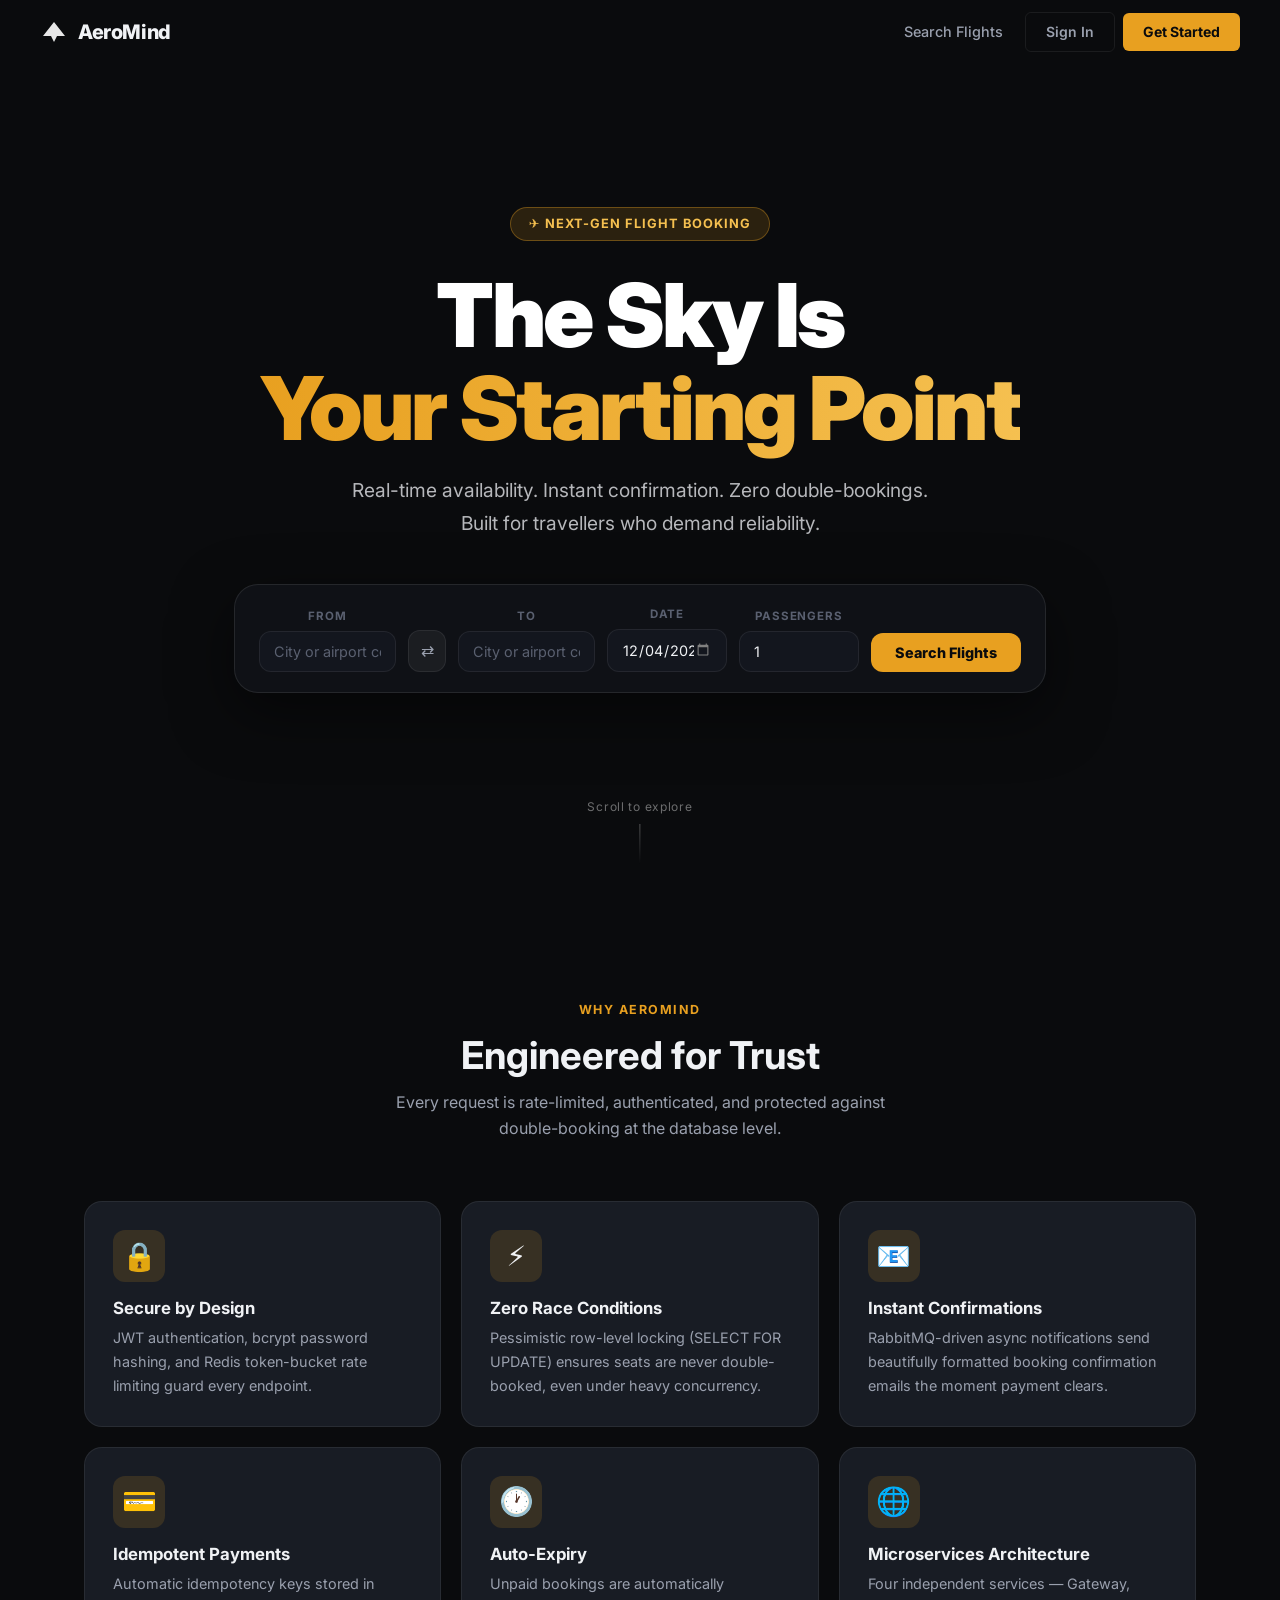
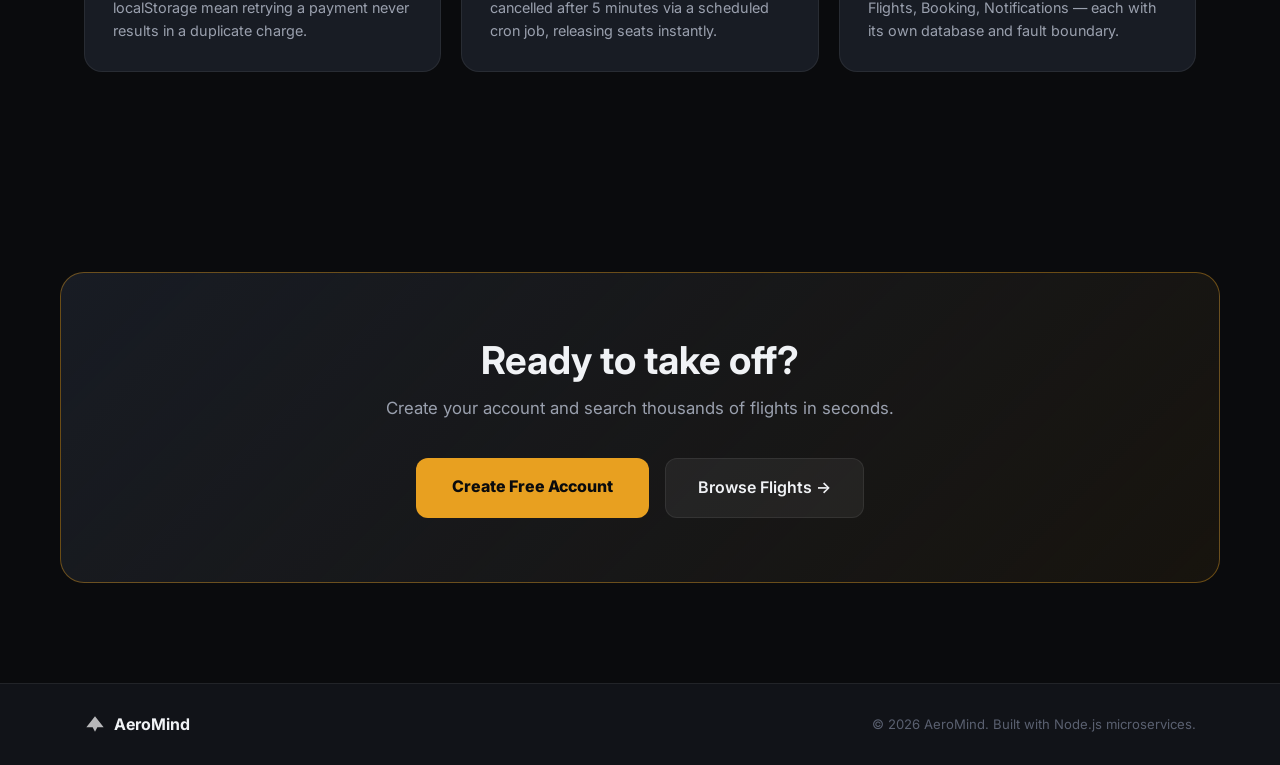
<file: index.html>
<!DOCTYPE html>
<html lang="en">
<head>
  <meta charset="UTF-8" />
  <meta name="viewport" content="width=device-width, initial-scale=1.0" />
  <title>AeroMind — Fly Smarter</title>
  <meta name="description" content="AeroMind is a premium flight booking platform offering real-time seat availability, secure payments, and instant confirmations." />
  <link rel="preconnect" href="https://fonts.googleapis.com" />
  <link rel="preconnect" href="https://fonts.gstatic.com" crossorigin />
  <link href="https://fonts.googleapis.com/css2?family=Inter:wght@300;400;500;600;700;800;900&display=swap" rel="stylesheet" />
  <link rel="stylesheet" href="css/global.css" />
  <link rel="stylesheet" href="css/landing.css" />
</head>
<body>

  <!-- ═══ NAV ═══ -->
  <nav class="nav" id="main-nav">
    <div class="nav-brand">
      <svg width="28" height="28" viewBox="0 0 28 28" fill="none" xmlns="http://www.w3.org/2000/svg">
        <path d="M3 18L14 4L25 18H17L14 24L11 18H3Z" fill="white" opacity="0.9"/>
      </svg>
      <span>AeroMind</span>
    </div>
    <div class="nav-links" id="nav-links">
      <a href="flights.html" class="nav-link">Search Flights</a>
      <a href="my-bookings.html" class="nav-link" id="nav-bookings" style="display:none;">My Bookings</a>
      <a href="signin.html" class="nav-btn-outline" id="nav-signin">Sign In</a>
      <a href="signup.html" class="nav-btn" id="nav-signup">Get Started</a>
      <button class="nav-btn-outline" id="nav-signout" style="display:none;" onclick="signOut()">Sign Out</button>
    </div>
  </nav>

  <!-- ═══ HERO ═══ -->
  <section class="hero">
    <div class="video-wrapper">
      <video id="bg-video" autoplay muted loop playsinline>
        <source src="assests/aeromind.mp4" type="video/mp4" />
      </video>
      <div class="video-overlay"></div>
    </div>

    <div class="hero-content">
      <div class="hero-badge">✈ Next-Gen Flight Booking</div>
      <h1 class="hero-title">
        The Sky Is<br />
        <span class="hero-title-accent">Your Starting Point</span>
      </h1>
      <p class="hero-subtitle">
        Real-time availability. Instant confirmation. Zero double-bookings.<br />
        Built for travellers who demand reliability.
      </p>

      <!-- Quick Search -->
      <div class="quick-search-card" id="quick-search">
        <div class="qs-row">
          <div class="qs-field">
            <label>From</label>
            <input type="text" id="qs-from" placeholder="City or airport code" autocomplete="off" />
          </div>
          <button class="qs-swap" id="qs-swap-btn" title="Swap airports">⇄</button>
          <div class="qs-field">
            <label>To</label>
            <input type="text" id="qs-to" placeholder="City or airport code" autocomplete="off" />
          </div>
          <div class="qs-field qs-field-sm">
            <label>Date</label>
            <input type="date" id="qs-date" />
          </div>
          <div class="qs-field qs-field-sm">
            <label>Passengers</label>
            <input type="number" id="qs-pax" min="1" max="9" value="1" />
          </div>
          <button class="qs-btn" id="qs-search-btn">Search Flights</button>
        </div>
      </div>
    </div>

    <div class="hero-scroll-hint">
      <span>Scroll to explore</span>
      <div class="scroll-arrow"></div>
    </div>
  </section>

  <!-- ═══ FEATURES ═══ -->
  <section class="features-section">
    <div class="container">
      <p class="section-eyebrow">Why AeroMind</p>
      <h2 class="section-title">Engineered for Trust</h2>
      <p class="section-sub">Every request is rate-limited, authenticated, and protected against double-booking at the database level.</p>
      <div class="features-grid">
        <div class="feature-card" style="--delay:0s">
          <div class="feature-icon">🔒</div>
          <h3>Secure by Design</h3>
          <p>JWT authentication, bcrypt password hashing, and Redis token-bucket rate limiting guard every endpoint.</p>
        </div>
        <div class="feature-card" style="--delay:0.1s">
          <div class="feature-icon">⚡</div>
          <h3>Zero Race Conditions</h3>
          <p>Pessimistic row-level locking (SELECT FOR UPDATE) ensures seats are never double-booked, even under heavy concurrency.</p>
        </div>
        <div class="feature-card" style="--delay:0.2s">
          <div class="feature-icon">📧</div>
          <h3>Instant Confirmations</h3>
          <p>RabbitMQ-driven async notifications send beautifully formatted booking confirmation emails the moment payment clears.</p>
        </div>
        <div class="feature-card" style="--delay:0.3s">
          <div class="feature-icon">💳</div>
          <h3>Idempotent Payments</h3>
          <p>Automatic idempotency keys stored in localStorage mean retrying a payment never results in a duplicate charge.</p>
        </div>
        <div class="feature-card" style="--delay:0.4s">
          <div class="feature-icon">🕐</div>
          <h3>Auto-Expiry</h3>
          <p>Unpaid bookings are automatically cancelled after 5 minutes via a scheduled cron job, releasing seats instantly.</p>
        </div>
        <div class="feature-card" style="--delay:0.5s">
          <div class="feature-icon">🌐</div>
          <h3>Microservices Architecture</h3>
          <p>Four independent services — Gateway, Flights, Booking, Notifications — each with its own database and fault boundary.</p>
        </div>
      </div>
    </div>
  </section>

  <!-- ═══ CTA ═══ -->
  <section class="cta-section">
    <div class="container cta-inner">
      <h2>Ready to take off?</h2>
      <p>Create your account and search thousands of flights in seconds.</p>
      <div class="cta-btns">
        <a href="signup.html" class="btn-primary-lg">Create Free Account</a>
        <a href="flights.html" class="btn-ghost-lg">Browse Flights →</a>
      </div>
    </div>
  </section>

  <footer class="footer">
    <div class="container footer-inner">
      <div class="footer-brand">
        <svg width="22" height="22" viewBox="0 0 28 28" fill="none"><path d="M3 18L14 4L25 18H17L14 24L11 18H3Z" fill="white" opacity="0.7"/></svg>
        <span>AeroMind</span>
      </div>
      <p class="footer-copy">© 2026 AeroMind. Built with Node.js microservices.</p>
    </div>
  </footer>

  <script src="js/auth.js"></script>
  <script src="js/landing.js"></script>
</body>
</html>
</file>
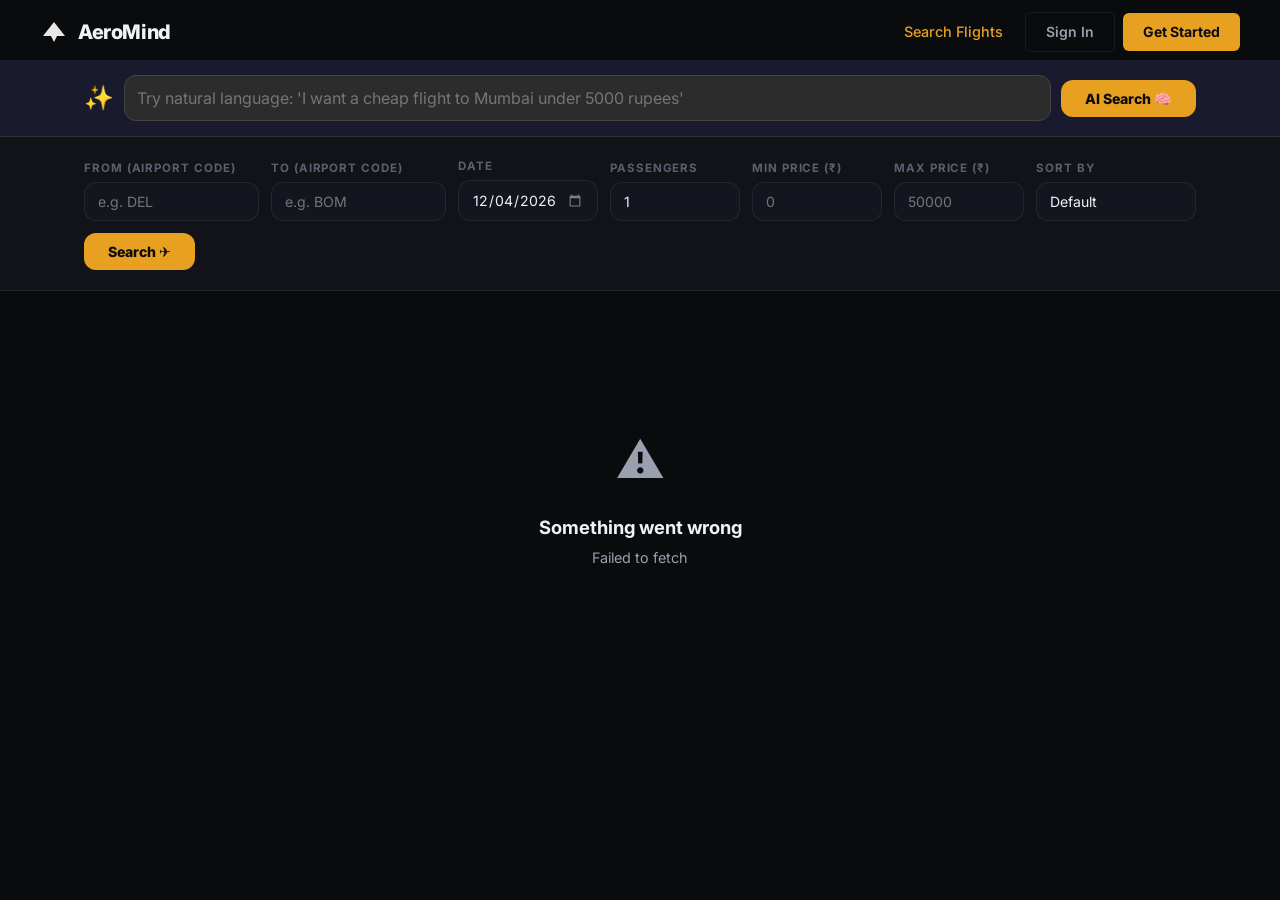
<file: flights.html>
<!DOCTYPE html>
<html lang="en">
<head>
  <meta charset="UTF-8" />
  <meta name="viewport" content="width=device-width, initial-scale=1.0" />
  <title>Search Flights — AeroMind</title>
  <meta name="description" content="Search real-time flight availability. Book seats with instant confirmation." />
  <link rel="preconnect" href="https://fonts.googleapis.com" />
  <link rel="preconnect" href="https://fonts.gstatic.com" crossorigin />
  <link href="https://fonts.googleapis.com/css2?family=Inter:wght@300;400;500;600;700;800;900&display=swap" rel="stylesheet" />
  <link rel="stylesheet" href="css/global.css" />
  <link rel="stylesheet" href="css/flights.css" />
  <style>
    /* Toast */
    .toast {
      position: fixed; bottom: 28px; left: 50%; transform: translateX(-50%) translateY(20px);
      padding: 13px 24px; border-radius: var(--radius-md);
      font-size: 0.9rem; font-weight: 600;
      opacity: 0; transition: opacity 0.3s, transform 0.3s; z-index: 999;
      max-width: 400px; text-align: center;
    }
    .toast.show { opacity: 1; transform: translateX(-50%) translateY(0); }
    .toast-success { background: #166534; border: 1px solid #22c55e; color: #4ade80; }
    .toast-error   { background: #7f1d1d; border: 1px solid #ef4444; color: #f87171; }
  </style>
</head>
<body>

  <!-- NAV -->
  <nav class="nav scrolled" id="main-nav">
    <a class="nav-brand" href="index.html">
      <svg width="28" height="28" viewBox="0 0 28 28" fill="none"><path d="M3 18L14 4L25 18H17L14 24L11 18H3Z" fill="white" opacity="0.9"/></svg>
      <span>AeroMind</span>
    </a>
    <div class="nav-links" id="nav-links">
      <a href="flights.html" class="nav-link" style="color:var(--accent);">Search Flights</a>
      <a href="my-bookings.html" class="nav-link" id="nav-bookings" style="display:none;">My Bookings</a>
      <a href="signin.html" class="nav-btn-outline" id="nav-signin">Sign In</a>
      <a href="signup.html" class="nav-btn" id="nav-signup">Get Started</a>
      <button class="nav-btn-outline" id="nav-signout" style="display:none;" onclick="signOut()">Sign Out</button>
    </div>
  </nav>

  <!-- AI SEARCH BAR -->
  <div class="ai-search-bar" style="background:#1a1a2e; padding:15px 0; border-bottom:1px solid #333; margin-top: 60px;">
    <div class="container" style="display:flex; gap:10px; align-items:center;">
      <span style="font-size:1.5rem;">✨</span>
      <input type="text" id="ai-search-input" placeholder="Try natural language: 'I want a cheap flight to Mumbai under 5000 rupees'" style="flex:1; padding:12px; border-radius:var(--radius-md); border:1px solid #444; background:#2c2c2c; color:white; font-size:1rem; font-family: 'Inter', sans-serif;" />
      <button id="ai-search-btn" class="filter-search-btn" style="background:var(--accent);">AI Search 🧠</button>
    </div>
  </div>

  <!-- FILTER BAR -->
  <div class="filter-bar">
    <div class="container">
      <div class="filter-row">
        <div class="filter-field">
          <label>From (Airport Code)</label>
          <input type="text" id="f-from" placeholder="e.g. DEL" maxlength="10" />
        </div>
        <div class="filter-field">
          <label>To (Airport Code)</label>
          <input type="text" id="f-to" placeholder="e.g. BOM" maxlength="10" />
        </div>
        <div class="filter-field" style="flex:0 0 140px;">
          <label>Date</label>
          <input type="date" id="f-date" />
        </div>
        <div class="filter-field" style="flex:0 0 100px;">
          <label>Passengers</label>
          <input type="number" id="f-pax" min="1" max="9" value="1" />
        </div>
        <div class="filter-field" style="flex:0 0 120px;">
          <label>Min Price (₹)</label>
          <input type="number" id="f-min-price" placeholder="0" min="0" />
        </div>
        <div class="filter-field" style="flex:0 0 120px;">
          <label>Max Price (₹)</label>
          <input type="number" id="f-max-price" placeholder="50000" min="0" />
        </div>
        <div class="filter-field" style="flex:0 0 160px;">
          <label>Sort By</label>
          <select id="f-sort">
            <option value="">Default</option>
            <option value="price,ASC">Price: Low → High</option>
            <option value="price,DESC">Price: High → Low</option>
            <option value="departureTime,ASC">Departure: Earliest</option>
            <option value="departureTime,DESC">Departure: Latest</option>
            <option value="totalSeats,DESC">Most Seats</option>
          </select>
        </div>
        <button class="filter-search-btn" id="filter-search-btn">Search ✈</button>
      </div>
    </div>
  </div>

  <!-- RESULTS -->
  <main class="flights-page">
    <div class="container">
      <div class="results-header">
        <p class="results-count" id="results-count"></p>
      </div>
      <div id="flights-list">
        <div class="state-box">
          <div class="state-icon">✈️</div>
          <h3>Search for flights above</h3>
          <p>Enter route details and click Search to see available flights.</p>
        </div>
      </div>
    </div>
  </main>

  <!-- BOOK MODAL -->
  <div class="modal-overlay" id="book-modal" role="dialog" aria-modal="true" aria-labelledby="modal-title">
    <div class="modal-box">
      <div class="modal-header">
        <h3 id="modal-title">Book Flight</h3>
        <button class="modal-close" id="modal-close" aria-label="Close">✕</button>
      </div>
      <div class="modal-flight-info">
        <div class="route" id="modal-route">—</div>
        <div class="meta"  id="modal-meta">—</div>
      </div>
      <div class="alert" id="modal-alert" role="alert"></div>
      <form class="modal-form" id="modal-book-form" novalidate>
        <div class="form-group">
          <label for="modal-seats">Number of Seats</label>
          <input type="number" id="modal-seats" class="form-control" min="1" max="9" value="1" />
        </div>
        <div class="form-group">
          <label for="modal-email">Your Email (for confirmation)</label>
          <input type="email" id="modal-email" class="form-control" placeholder="you@example.com" />
        </div>
        <div class="cost-preview">
          <span class="label">Estimated Total</span>
          <span class="amount" id="modal-cost">₹0</span>
        </div>
        <button type="submit" class="btn-primary">Confirm Booking</button>
        <p style="font-size:0.78rem;color:var(--text-muted);text-align:center;line-height:1.5;">
          Seats will be held for 5 minutes. Complete payment in My Bookings to confirm.
        </p>
      </form>
    </div>
  </div>

  <script src="js/auth.js"></script>
  <script src="js/flights.js"></script>
</body>
</html>
</file>
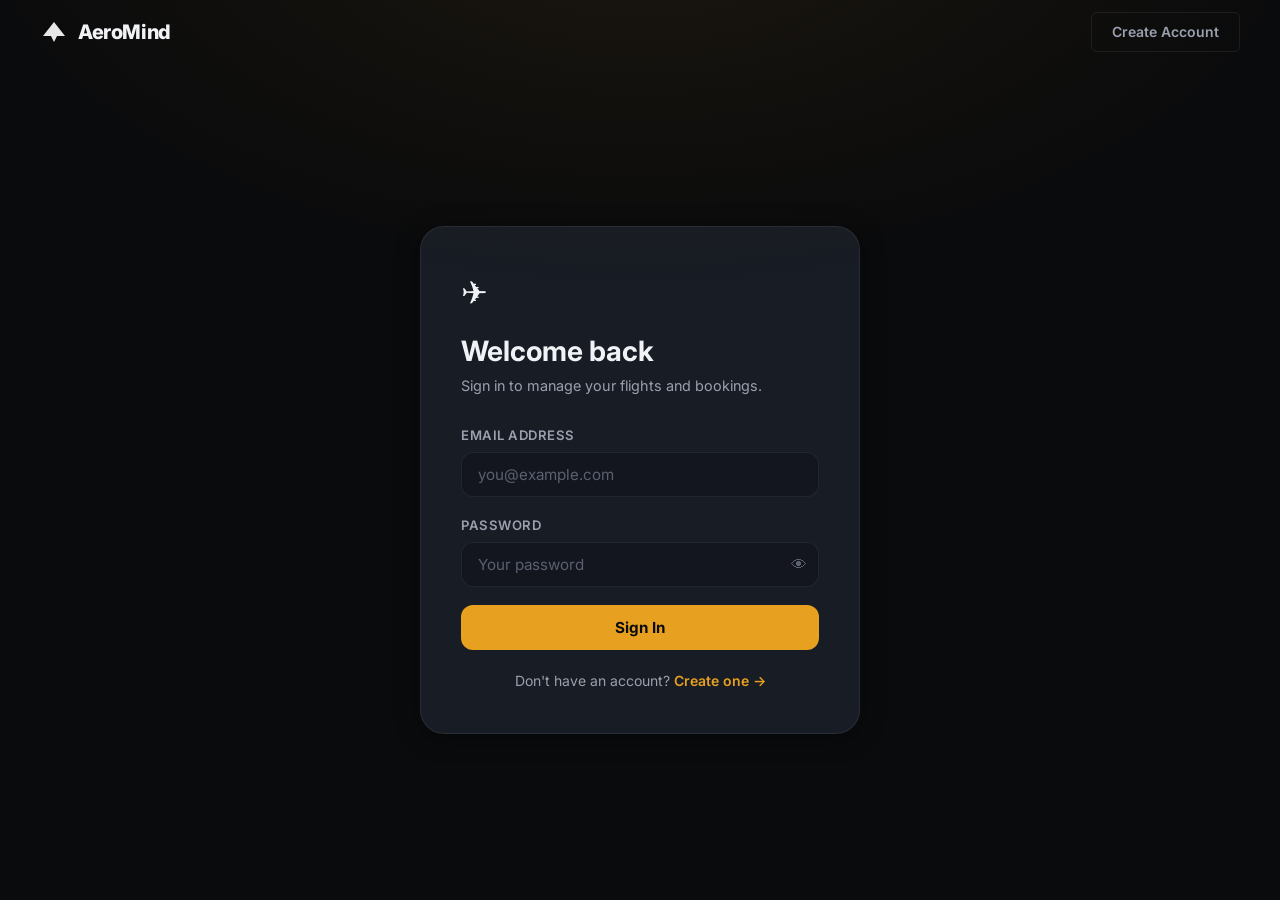
<file: my-bookings.html>
<!DOCTYPE html>
<html lang="en">
<head>
  <meta charset="UTF-8" />
  <meta name="viewport" content="width=device-width, initial-scale=1.0" />
  <title>My Bookings — AeroMind</title>
  <meta name="description" content="View, pay for, and manage all your AeroMind flight bookings." />
  <link rel="preconnect" href="https://fonts.googleapis.com" />
  <link rel="preconnect" href="https://fonts.gstatic.com" crossorigin />
  <link href="https://fonts.googleapis.com/css2?family=Inter:wght@300;400;500;600;700;800;900&display=swap" rel="stylesheet" />
  <link rel="stylesheet" href="css/global.css" />
  <link rel="stylesheet" href="css/bookings.css" />
  <link rel="stylesheet" href="css/flights.css" />
  <style>
    .toast {
      position: fixed; bottom: 28px; left: 50%; transform: translateX(-50%) translateY(20px);
      padding: 13px 24px; border-radius: var(--radius-md); font-size: 0.9rem; font-weight: 600;
      opacity: 0; transition: opacity 0.3s, transform 0.3s; z-index: 999;
      max-width: 420px; text-align: center;
    }
    .toast.show { opacity: 1; transform: translateX(-50%) translateY(0); }
    .toast-success { background: #166534; border: 1px solid #22c55e; color: #4ade80; }
    .toast-error   { background: #7f1d1d; border: 1px solid #ef4444; color: #f87171; }
  </style>
</head>
<body>

  <!-- NAV -->
  <nav class="nav scrolled" id="main-nav">
    <a class="nav-brand" href="index.html">
      <svg width="28" height="28" viewBox="0 0 28 28" fill="none"><path d="M3 18L14 4L25 18H17L14 24L11 18H3Z" fill="white" opacity="0.9"/></svg>
      <span>AeroMind</span>
    </a>
    <div class="nav-links" id="nav-links">
      <a href="flights.html" class="nav-link">Search Flights</a>
      <a href="my-bookings.html" class="nav-link" id="nav-bookings" style="color:var(--accent);">My Bookings</a>
      <a href="signin.html" class="nav-btn-outline" id="nav-signin" style="display:none;">Sign In</a>
      <a href="signup.html" class="nav-btn" id="nav-signup" style="display:none;">Get Started</a>
      <button class="nav-btn-outline" id="nav-signout" onclick="signOut()">Sign Out</button>
    </div>
  </nav>

  <!-- HEADER -->
  <div class="inner-header">
    <div class="container">
      <h1>My Bookings</h1>
      <p>Track your flights, pay for pending bookings, and manage cancellations.</p>
    </div>
  </div>

  <!-- BOOKINGS GRID -->
  <main class="bookings-page">
    <div class="container">
      <div class="alert" id="page-alert" role="alert"></div>
      <div class="bookings-grid" id="bookings-grid">
        <div class="state-box" style="grid-column:1/-1">
          <div class="state-icon">⏳</div>
          <h3>Loading…</h3>
        </div>
      </div>
    </div>
  </main>

  <!-- PAYMENT MODAL (3 states: form → processing → confirmed) -->
  <div class="modal-overlay" id="pay-modal" role="dialog" aria-modal="true" aria-labelledby="pay-modal-title">
    <div class="modal-box" id="pay-modal-box">

      <!-- ═══ STATE 1: Email form ═══ -->
      <div id="pay-view-form">
        <div class="modal-header">
          <h3 id="pay-modal-title">💳 Complete Payment</h3>
          <button class="modal-close" id="pay-modal-close" aria-label="Close">✕</button>
        </div>

        <div class="pay-modal-idempotency">
          <strong>🔒 Duplicate-charge protection active</strong>
          Idempotency key: <code id="pay-idempotency-key" style="font-size:0.68rem;word-break:break-all;"></code>
        </div>
        <div id="pay-retry-hint" class="alert alert-warning" style="display:none;margin-top:10px;">
          ⚠️ Retry detected — same key reused. You will NOT be charged twice.
        </div>

        <div class="alert" id="pay-alert" role="alert" style="margin-top:12px;"></div>

        <form id="pay-form" novalidate style="display:flex;flex-direction:column;gap:16px;margin-top:16px;">
          <div class="pay-modal-summary" id="pay-summary"></div>
          <div class="form-group">
            <label for="pay-email">Confirmation Email</label>
            <input type="email" id="pay-email" class="form-control" placeholder="you@example.com" required autocomplete="email" />
          </div>
          <button type="submit" id="pay-submit-btn" class="btn-primary" style="background:var(--success);color:#0a0b0d;">
            Confirm &amp; Pay
          </button>
          <p style="font-size:0.78rem;color:var(--text-muted);text-align:center;line-height:1.5;">
            A confirmation email will be sent via RabbitMQ → Notification Service.
          </p>
        </form>
      </div>

      <!-- ═══ STATE 2: Processing animation ═══ -->
      <div id="pay-view-processing" style="display:none;text-align:center;padding:8px 0 4px;">
        <div style="position:relative;width:110px;height:110px;margin:0 auto 24px;">
          <!-- SVG progress ring -->
          <svg viewBox="0 0 120 120" style="position:absolute;inset:-5px;width:120px;height:120px;transform:rotate(-90deg);">
            <circle cx="60" cy="60" r="54" fill="none" stroke="rgba(255,255,255,0.05)" stroke-width="4"/>
            <circle id="pay-ring" cx="60" cy="60" r="54" fill="none" stroke="var(--accent)"
              stroke-width="4" stroke-linecap="round"
              stroke-dasharray="339.3" stroke-dashoffset="339.3"
              style="transition:stroke-dashoffset 0.08s linear;filter:drop-shadow(0 0 6px rgba(232,160,32,0.5));"/>
          </svg>
          <!-- Spinning border -->
          <div style="position:absolute;inset:0;border:2px solid transparent;border-top-color:var(--accent);border-radius:50%;animation:spin 1s linear infinite;"></div>
          <!-- Icon center -->
          <div style="position:absolute;inset:0;display:flex;align-items:center;justify-content:center;font-size:1.9rem;">💳</div>
        </div>

        <div id="pay-proc-status" style="font-size:1.15rem;font-weight:800;color:var(--text-primary);margin-bottom:6px;">Securing your booking</div>
        <div id="pay-proc-sub"    style="font-size:0.85rem;color:var(--text-secondary);margin-bottom:20px;">Connecting to payment processor…</div>

        <div style="display:inline-flex;align-items:center;gap:8px;background:var(--accent-dim);border:1px solid var(--border-accent);border-radius:999px;padding:6px 18px;margin-bottom:20px;">
          <span style="font-size:0.82rem;font-weight:700;color:var(--accent-light);">
            ✈ Confirming in <span id="pay-countdown" style="font-size:1rem;font-weight:900;font-variant-numeric:tabular-nums;">3</span>s
          </span>
        </div>

        <div id="pay-proc-summary" style="background:var(--bg-input);border:1px solid var(--border);border-radius:var(--radius-md);padding:14px 16px;text-align:left;margin-bottom:20px;font-size:0.85rem;color:var(--text-secondary);line-height:1.8;"></div>

        <button id="pay-abort-btn" style="background:transparent;color:var(--error);border:1px solid rgba(239,68,68,0.35);font-family:var(--font);font-weight:700;font-size:0.875rem;padding:11px 32px;border-radius:var(--radius-md);cursor:pointer;width:100%;transition:all 0.2s;">
          ✕ Abort Payment
        </button>
      </div>

      <!-- ═══ STATE 3: Confirmed ═══ -->
      <div id="pay-view-confirmed" style="display:none;text-align:center;padding:8px 0;">
        <div style="width:90px;height:90px;margin:0 auto 20px;background:rgba(34,197,94,0.1);border:2px solid var(--success);border-radius:50%;display:flex;align-items:center;justify-content:center;font-size:2.2rem;animation:popIn 0.5s cubic-bezier(0.34,1.56,0.64,1) both;">
          ✓
        </div>
        <h3 style="font-size:1.5rem;margin-bottom:6px;">Payment Confirmed!</h3>
        <p style="color:var(--text-secondary);font-size:0.9rem;margin-bottom:20px;">Your seat is locked in. Safe travels! ✈️</p>
        <div id="pay-conf-detail" style="background:rgba(34,197,94,0.06);border:1px solid rgba(34,197,94,0.2);border-radius:var(--radius-md);padding:14px 16px;text-align:left;font-size:0.85rem;margin-bottom:20px;"></div>
        <div id="pay-conf-email-note" style="font-size:0.78rem;color:var(--text-muted);margin-bottom:20px;line-height:1.6;"></div>
        <div style="display:flex;gap:10px;flex-wrap:wrap;">
          <a href="flights.html" class="btn-primary" style="text-decoration:none;flex:1;text-align:center;padding:11px;">Book Another</a>
          <button id="pay-conf-close" class="btn-ghost" style="flex:1;">Close</button>
        </div>
      </div>

    </div>
  </div>

  <style>
    @keyframes spin   { to { transform: rotate(360deg); } }
    @keyframes popIn  { from { opacity:0; transform:scale(0.5); } to { opacity:1; transform:scale(1); } }
    .toast { position:fixed;bottom:28px;left:50%;transform:translateX(-50%) translateY(20px);padding:13px 24px;border-radius:var(--radius-md);font-size:0.9rem;font-weight:600;opacity:0;transition:opacity 0.3s,transform 0.3s;z-index:999;max-width:420px;text-align:center; }
    .toast.show { opacity:1;transform:translateX(-50%) translateY(0); }
    .toast-success { background:#166534;border:1px solid #22c55e;color:#4ade80; }
    .toast-error   { background:#7f1d1d;border:1px solid #ef4444;color:#f87171; }
    #pay-abort-btn:hover { background:rgba(239,68,68,0.1); border-color:var(--error); }
  </style>

  <script src="js/auth.js"></script>
  <script src="js/bookings.js"></script>
</body>
</html>
</file>
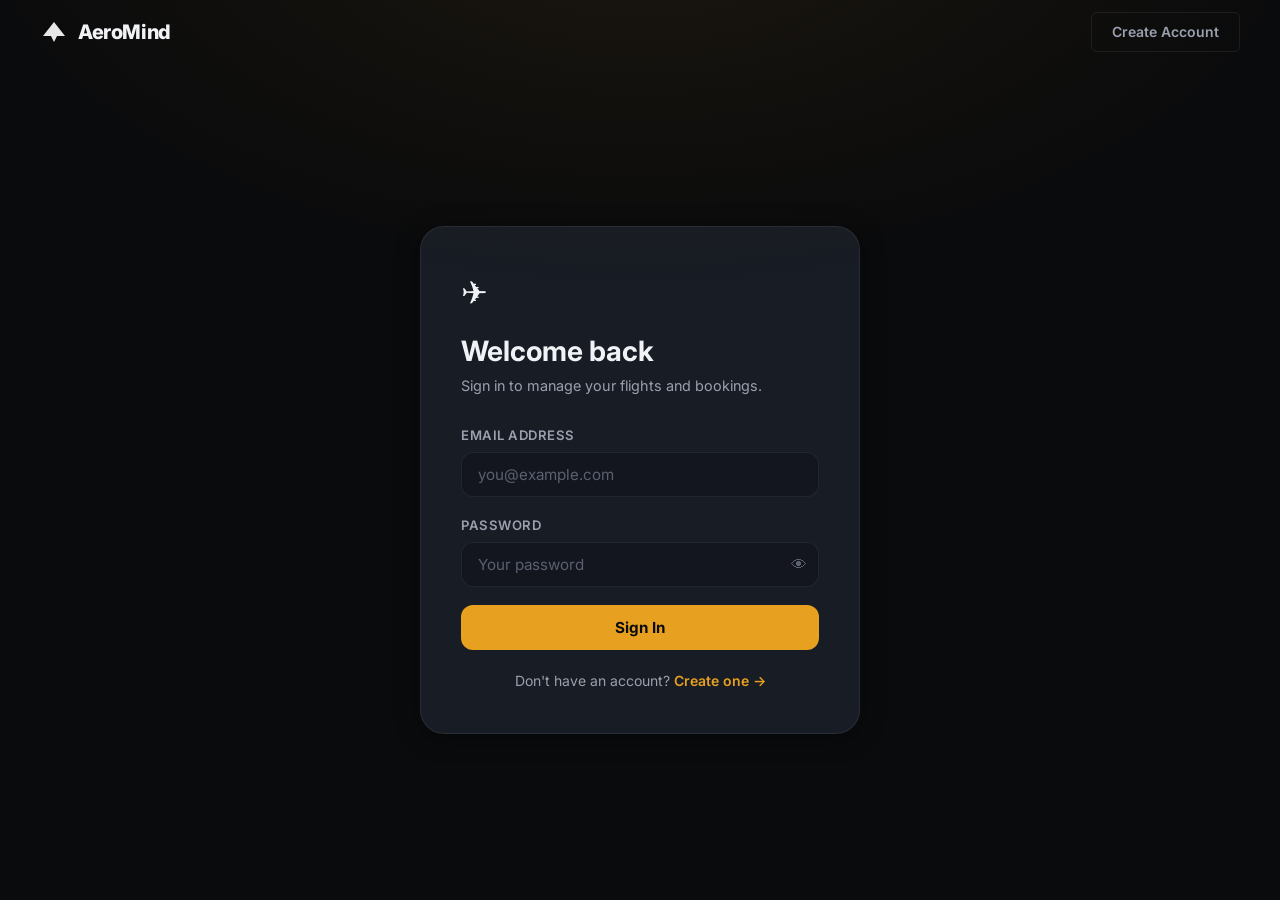
<file: payment-confirm.html>
<!DOCTYPE html>
<html lang="en">
<head>
  <meta charset="UTF-8" />
  <meta name="viewport" content="width=device-width, initial-scale=1.0" />
  <title>Booking Confirmed — AeroMind</title>
  <link rel="preconnect" href="https://fonts.googleapis.com" />
  <link rel="preconnect" href="https://fonts.gstatic.com" crossorigin />
  <link href="https://fonts.googleapis.com/css2?family=Inter:wght@300;400;500;600;700;800;900&display=swap" rel="stylesheet" />
  <link rel="stylesheet" href="css/global.css" />
  <style>
    body {
      min-height: 100vh; display: flex; flex-direction: column;
      align-items: center; justify-content: center;
      background: var(--bg-base); overflow: hidden;
    }
    body::before {
      content: ''; position: fixed; inset: 0;
      background: radial-gradient(ellipse 60% 50% at 50% 50%,
        rgba(34,197,94,0.06) 0%, transparent 70%);
      pointer-events: none;
    }

    .confirm-page {
      text-align: center; padding: 32px 24px;
      max-width: 500px; width: 100%;
      position: relative; z-index: 1;
      animation: fadeUp 0.5s ease both;
    }

    /* ── Checkmark animation ── */
    .check-wrap {
      width: 110px; height: 110px; margin: 0 auto 32px;
      position: relative;
    }
    .check-circle {
      width: 110px; height: 110px; border-radius: 50%;
      background: rgba(34,197,94,0.1);
      border: 2px solid var(--success);
      display: flex; align-items: center; justify-content: center;
      animation: popIn 0.5s cubic-bezier(0.34, 1.56, 0.64, 1) both;
    }
    .check-mark {
      font-size: 3rem;
      animation: popIn 0.5s 0.15s cubic-bezier(0.34, 1.56, 0.64, 1) both;
    }
    .check-glow {
      position: absolute; inset: -10px; border-radius: 50%;
      background: radial-gradient(circle, rgba(34,197,94,0.15) 0%, transparent 70%);
      animation: glowPulse 2s ease-in-out infinite;
    }
    @keyframes popIn {
      from { opacity: 0; transform: scale(0.5); }
      to   { opacity: 1; transform: scale(1); }
    }
    @keyframes glowPulse {
      0%, 100% { opacity: 0.4; transform: scale(1); }
      50%       { opacity: 1;   transform: scale(1.1); }
    }

    .confirm-title {
      font-size: 2rem; font-weight: 900; color: var(--text-primary);
      margin-bottom: 8px;
    }
    .confirm-sub {
      color: var(--text-secondary); margin-bottom: 32px; font-size: 0.95rem;
    }

    /* ── Detail card ── */
    .confirm-card {
      background: var(--bg-card);
      border: 1px solid rgba(34,197,94,0.2);
      border-radius: var(--radius-lg); padding: 20px 24px;
      margin-bottom: 28px; text-align: left;
    }
    .confirm-card .row {
      display: flex; justify-content: space-between; align-items: center;
      padding: 8px 0; font-size: 0.875rem;
      border-bottom: 1px solid var(--border);
    }
    .confirm-card .row:last-child { border-bottom: none; }
    .confirm-card .lbl { color: var(--text-secondary); }
    .confirm-card .val { font-weight: 600; color: var(--text-primary); }
    .confirm-card .row.total .val { color: var(--success); font-size: 1.1rem; font-weight: 800; }

    .email-note {
      font-size: 0.8rem; color: var(--text-muted); margin-bottom: 24px;
      line-height: 1.6;
    }

    .confirm-actions {
      display: flex; gap: 12px; justify-content: center; flex-wrap: wrap;
    }

    @keyframes fadeUp {
      from { opacity: 0; transform: translateY(20px); }
      to   { opacity: 1; transform: translateY(0); }
    }

    /* ── Confetti dots ── */
    .confetti-dot {
      position: fixed; width: 8px; height: 8px; border-radius: 50%;
      animation: confettiFall linear forwards;
      pointer-events: none;
    }
    @keyframes confettiFall {
      0%   { opacity: 1; transform: translateY(-20px) rotate(0deg); }
      100% { opacity: 0; transform: translateY(100vh) rotate(720deg); }
    }
  </style>
</head>
<body>

  <div class="confirm-page">
    <div class="check-wrap">
      <div class="check-glow"></div>
      <div class="check-circle">
        <span class="check-mark">✓</span>
      </div>
    </div>

    <h1 class="confirm-title">Payment Confirmed!</h1>
    <p class="confirm-sub">Your seat is locked in. Safe travels! ✈️</p>

    <div class="confirm-card">
      <div class="row"><span class="lbl">Route</span><span class="val" id="conf-route">—</span></div>
      <div class="row"><span class="lbl">Booking ID</span><span class="val" id="conf-id">—</span></div>
      <div class="row"><span class="lbl">Flight</span><span class="val" id="conf-flight">—</span></div>
      <div class="row"><span class="lbl">Seats</span><span class="val" id="conf-seats">—</span></div>
      <div class="row total"><span class="lbl">Total Paid</span><span class="val" id="conf-total">—</span></div>
    </div>

    <p class="email-note" id="conf-email-note"></p>

    <div class="confirm-actions">
      <a href="flights.html" class="btn-primary" style="text-decoration:none;width:auto;padding:13px 28px;">
        Book Another Flight
      </a>
      <a href="my-bookings.html" class="btn-ghost" style="text-decoration:none;">
        My Bookings
      </a>
    </div>
  </div>

  <script src="js/auth.js"></script>
  <script src="js/payment-confirm.js"></script>
</body>
</html>
</file>
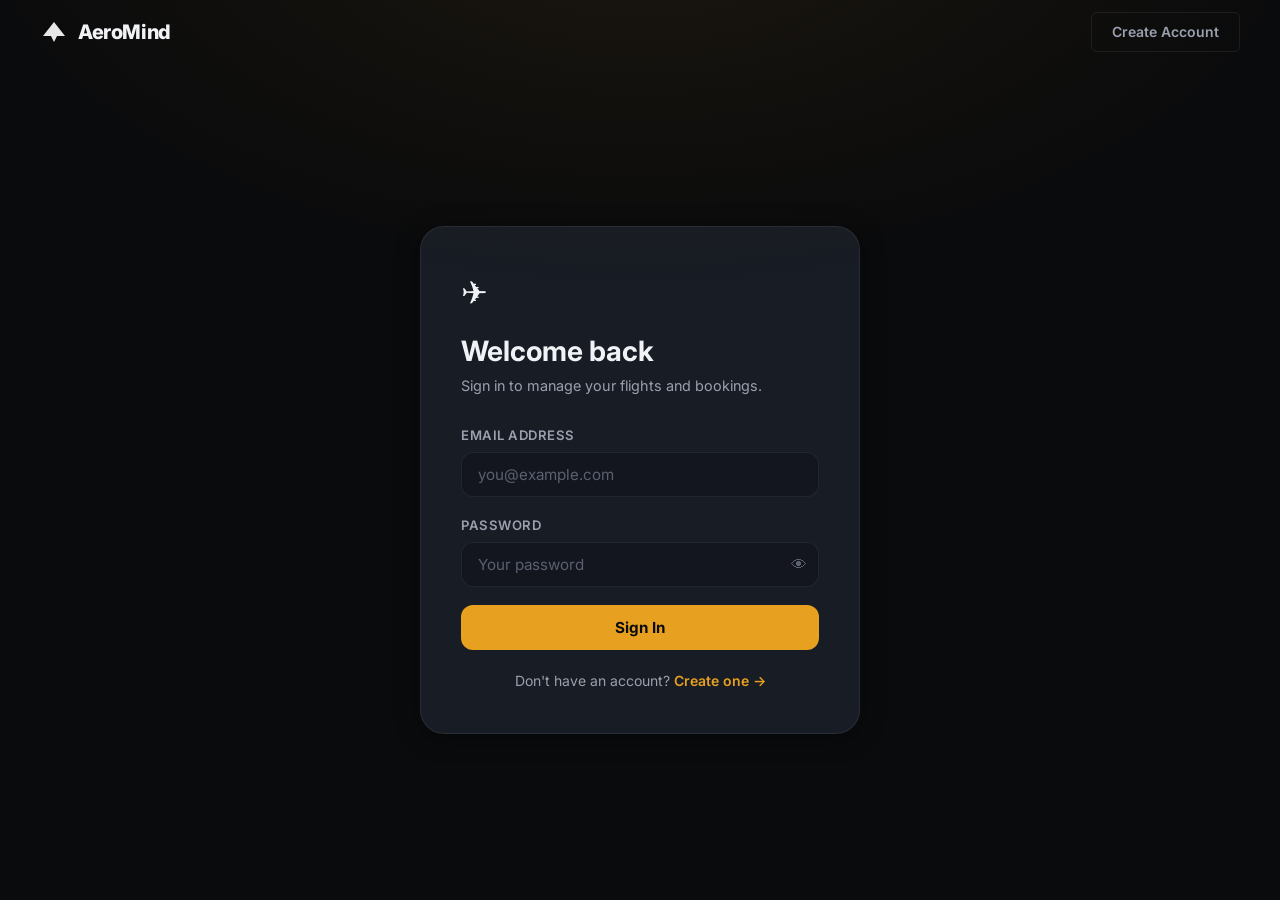
<file: signin.html>
<!DOCTYPE html>
<html lang="en">
<head>
  <meta charset="UTF-8" />
  <meta name="viewport" content="width=device-width, initial-scale=1.0" />
  <title>Sign In — AeroMind</title>
  <meta name="description" content="Sign in to your AeroMind account to manage bookings and payments." />
  <link rel="preconnect" href="https://fonts.googleapis.com" />
  <link rel="preconnect" href="https://fonts.gstatic.com" crossorigin />
  <link href="https://fonts.googleapis.com/css2?family=Inter:wght@300;400;500;600;700;800;900&display=swap" rel="stylesheet" />
  <link rel="stylesheet" href="css/global.css" />
  <style>
    body { background: var(--bg-base); }
    body::before {
      content: '';
      position: fixed; inset: 0;
      background: radial-gradient(ellipse 80% 60% at 50% -10%, rgba(232,160,32,0.08) 0%, transparent 70%);
      pointer-events: none;
    }
  </style>
</head>
<body>

  <nav class="nav" id="main-nav">
    <a class="nav-brand" href="index.html">
      <svg width="28" height="28" viewBox="0 0 28 28" fill="none"><path d="M3 18L14 4L25 18H17L14 24L11 18H3Z" fill="white" opacity="0.9"/></svg>
      <span>AeroMind</span>
    </a>
    <div class="nav-links">
      <a href="signup.html" class="nav-btn-outline">Create Account</a>
    </div>
  </nav>

  <div class="page-wrap">
    <div class="auth-card">
      <div style="font-size:2rem; margin-bottom:16px;">✈️</div>
      <h1 class="auth-card-title">Welcome back</h1>
      <p class="auth-card-sub">Sign in to manage your flights and bookings.</p>

      <div class="alert" id="signin-alert" role="alert"></div>

      <form class="auth-form" id="signin-form" novalidate>
        <div class="form-group">
          <label for="signin-email">Email Address</label>
          <input type="email" id="signin-email" class="form-control" placeholder="you@example.com" autocomplete="email" required />
        </div>
        <div class="form-group">
          <label for="signin-password">Password</label>
          <div style="position:relative;">
            <input type="password" id="signin-password" class="form-control" placeholder="Your password" autocomplete="current-password" required style="padding-right:44px;" />
            <button type="button" id="toggle-pw" style="position:absolute;right:12px;top:50%;transform:translateY(-50%);background:none;border:none;color:var(--text-muted);cursor:pointer;font-size:1rem;">👁</button>
          </div>
        </div>
        <button type="submit" class="btn-primary" id="signin-btn">Sign In</button>
      </form>

      <p class="auth-footer-text">Don't have an account? <a href="signup.html">Create one →</a></p>
    </div>
  </div>

  <script src="js/auth.js"></script>
  <script src="js/signin.js"></script>
</body>
</html>
</file>
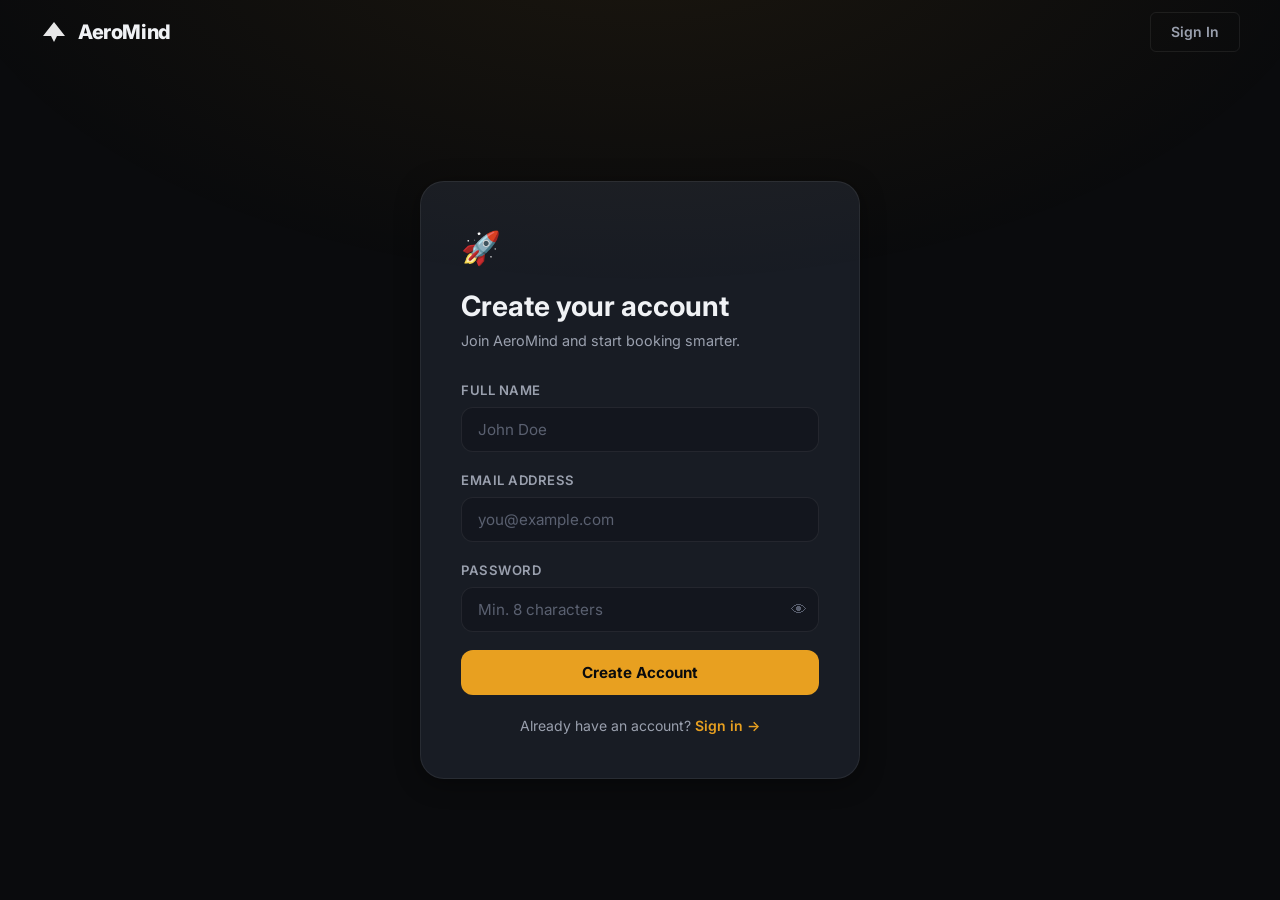
<file: signup.html>
<!DOCTYPE html>
<html lang="en">
<head>
  <meta charset="UTF-8" />
  <meta name="viewport" content="width=device-width, initial-scale=1.0" />
  <title>Create Account — AeroMind</title>
  <meta name="description" content="Create your AeroMind account to start booking flights instantly." />
  <link rel="preconnect" href="https://fonts.googleapis.com" />
  <link rel="preconnect" href="https://fonts.gstatic.com" crossorigin />
  <link href="https://fonts.googleapis.com/css2?family=Inter:wght@300;400;500;600;700;800;900&display=swap" rel="stylesheet" />
  <link rel="stylesheet" href="css/global.css" />
  <style>
    body::before {
      content: '';
      position: fixed; inset: 0;
      background: radial-gradient(ellipse 80% 60% at 50% -10%, rgba(232,160,32,0.08) 0%, transparent 70%);
      pointer-events: none;
    }
  </style>
</head>
<body>

  <nav class="nav" id="main-nav">
    <a class="nav-brand" href="index.html">
      <svg width="28" height="28" viewBox="0 0 28 28" fill="none"><path d="M3 18L14 4L25 18H17L14 24L11 18H3Z" fill="white" opacity="0.9"/></svg>
      <span>AeroMind</span>
    </a>
    <div class="nav-links">
      <a href="signin.html" class="nav-btn-outline">Sign In</a>
    </div>
  </nav>

  <div class="page-wrap">
    <div class="auth-card">
      <div style="font-size:2rem; margin-bottom:16px;">🚀</div>
      <h1 class="auth-card-title">Create your account</h1>
      <p class="auth-card-sub">Join AeroMind and start booking smarter.</p>

      <div class="alert" id="signup-alert" role="alert"></div>

      <form class="auth-form" id="signup-form" novalidate>
        <div class="form-group">
          <label for="signup-name">Full Name</label>
          <input type="text" id="signup-name" class="form-control" placeholder="John Doe" autocomplete="name" required />
        </div>
        <div class="form-group">
          <label for="signup-email">Email Address</label>
          <input type="email" id="signup-email" class="form-control" placeholder="you@example.com" autocomplete="email" required />
        </div>
        <div class="form-group">
          <label for="signup-password">Password</label>
          <div style="position:relative;">
            <input type="password" id="signup-password" class="form-control" placeholder="Min. 8 characters" autocomplete="new-password" required minlength="8" style="padding-right:44px;" />
            <button type="button" id="toggle-pw" style="position:absolute;right:12px;top:50%;transform:translateY(-50%);background:none;border:none;color:var(--text-muted);cursor:pointer;font-size:1rem;">👁</button>
          </div>
        </div>

        <!-- Password strength bar -->
        <div id="pw-strength-bar" style="height:4px;border-radius:2px;background:var(--border);overflow:hidden;display:none;">
          <div id="pw-strength-fill" style="height:100%;width:0%;transition:width 0.3s,background 0.3s;border-radius:2px;"></div>
        </div>

        <button type="submit" class="btn-primary" id="signup-btn">Create Account</button>
      </form>

      <p class="auth-footer-text">Already have an account? <a href="signin.html">Sign in →</a></p>
    </div>
  </div>

  <script src="js/auth.js"></script>
  <script src="js/signup.js"></script>
</body>
</html>
</file>
<file: css/global.css>
/* ═══════════════════════════════════════════════════════════
   AeroMind Global CSS — Realistic aviation dark theme
   Palette: near-black backgrounds, warm amber/gold accents,
   crisp white text — like a cockpit at night
═══════════════════════════════════════════════════════════ */

*, *::before, *::after { box-sizing: border-box; margin: 0; padding: 0; }

:root {
  /* Core palette */
  --bg-base:       #0a0b0d;
  --bg-surface:    #111318;
  --bg-card:       #181c24;
  --bg-card-hover: #1f2530;
  --bg-input:      #13161e;

  --accent:        #e8a020;   /* warm amber */
  --accent-light:  #f5c050;
  --accent-dim:    rgba(232, 160, 32, 0.15);
  --accent-glow:   rgba(232, 160, 32, 0.35);

  --text-primary:  #f0f2f5;
  --text-secondary:#9aa0ae;
  --text-muted:    #5a6070;

  --border:        rgba(255,255,255,0.07);
  --border-accent: rgba(232, 160, 32, 0.4);

  --success:       #22c55e;
  --success-dim:   rgba(34,197,94,0.12);
  --error:         #ef4444;
  --error-dim:     rgba(239,68,68,0.12);
  --warning:       #f59e0b;

  --radius-sm:     6px;
  --radius-md:     12px;
  --radius-lg:     18px;
  --radius-xl:     24px;

  --shadow-card:   0 4px 24px rgba(0,0,0,0.4);
  --shadow-glow:   0 0 40px rgba(232,160,32,0.12);

  --font: 'Inter', system-ui, -apple-system, sans-serif;
  --transition: 0.22s ease;
}

html { scroll-behavior: smooth; }

body {
  font-family: var(--font);
  background: var(--bg-base);
  color: var(--text-primary);
  line-height: 1.6;
  -webkit-font-smoothing: antialiased;
}

/* ── Scrollbar ── */
::-webkit-scrollbar { width: 6px; }
::-webkit-scrollbar-track { background: var(--bg-base); }
::-webkit-scrollbar-thumb { background: #2a2f3a; border-radius: 3px; }

/* ── Typography ── */
h1,h2,h3,h4 { font-weight: 700; line-height: 1.2; }
h2 { font-size: clamp(1.8rem, 3vw, 2.6rem); }
h3 { font-size: 1.15rem; }

/* ── Layout ── */
.container { max-width: 1160px; margin: 0 auto; padding: 0 24px; }

/* ── Nav ── */
.nav {
  position: fixed; top: 0; left: 0; right: 0; z-index: 100;
  display: flex; align-items: center; justify-content: space-between;
  padding: 0 40px;
  height: 64px;
  background: transparent;
  transition: background var(--transition), backdrop-filter var(--transition), border-bottom var(--transition);
}
.nav.scrolled {
  background: rgba(10,11,13,0.85);
  backdrop-filter: blur(16px);
  border-bottom: 1px solid var(--border);
}
.nav-brand {
  display: flex; align-items: center; gap: 10px;
  font-size: 1.25rem; font-weight: 800; color: var(--text-primary);
  text-decoration: none; letter-spacing: -0.02em;
}
.nav-links {
  display: flex; align-items: center; gap: 8px;
}
.nav-link {
  color: var(--text-secondary); text-decoration: none;
  font-size: 0.9rem; font-weight: 500;
  padding: 6px 14px; border-radius: var(--radius-sm);
  transition: color var(--transition), background var(--transition);
}
.nav-link:hover { color: var(--text-primary); background: rgba(255,255,255,0.05); }

.nav-btn {
  background: var(--accent); color: #0a0b0d;
  font-size: 0.875rem; font-weight: 700;
  padding: 8px 20px; border-radius: var(--radius-sm);
  text-decoration: none; border: none; cursor: pointer;
  transition: background var(--transition), transform var(--transition);
}
.nav-btn:hover { background: var(--accent-light); transform: translateY(-1px); }

.nav-btn-outline {
  background: transparent; color: var(--text-secondary);
  font-size: 0.875rem; font-weight: 600;
  padding: 8px 20px; border-radius: var(--radius-sm);
  text-decoration: none; border: 1px solid var(--border);
  cursor: pointer; font-family: var(--font);
  transition: color var(--transition), border-color var(--transition), background var(--transition);
}
.nav-btn-outline:hover {
  color: var(--text-primary); border-color: rgba(255,255,255,0.2);
  background: rgba(255,255,255,0.04);
}

/* ── Forms ── */
.form-group { display: flex; flex-direction: column; gap: 6px; }
.form-group label { font-size: 0.82rem; font-weight: 600; color: var(--text-secondary); letter-spacing: 0.04em; text-transform: uppercase; }
.form-control {
  background: var(--bg-input); border: 1px solid var(--border);
  color: var(--text-primary); font-family: var(--font);
  font-size: 0.95rem; padding: 12px 16px;
  border-radius: var(--radius-md); outline: none;
  transition: border-color var(--transition), box-shadow var(--transition);
  width: 100%;
}
.form-control:focus {
  border-color: var(--accent);
  box-shadow: 0 0 0 3px var(--accent-dim);
}
.form-control::placeholder { color: var(--text-muted); }

/* ── Buttons ── */
.btn-primary {
  background: var(--accent); color: #0a0b0d;
  font-family: var(--font); font-weight: 700; font-size: 0.95rem;
  padding: 13px 28px; border-radius: var(--radius-md);
  border: none; cursor: pointer; width: 100%;
  transition: background var(--transition), transform var(--transition), box-shadow var(--transition);
}
.btn-primary:hover { background: var(--accent-light); transform: translateY(-1px); box-shadow: 0 8px 24px var(--accent-glow); }
.btn-primary:active { transform: translateY(0); }
.btn-primary:disabled { opacity: 0.5; cursor: not-allowed; transform: none; }

.btn-ghost {
  background: transparent; color: var(--text-secondary);
  font-family: var(--font); font-weight: 600; font-size: 0.9rem;
  padding: 11px 24px; border-radius: var(--radius-md);
  border: 1px solid var(--border); cursor: pointer;
  transition: all var(--transition); text-decoration: none;
  display: inline-flex; align-items: center; justify-content: center;
}
.btn-ghost:hover { color: var(--text-primary); border-color: rgba(255,255,255,0.18); background: rgba(255,255,255,0.04); }

.btn-primary-lg {
  background: var(--accent); color: #0a0b0d;
  font-family: var(--font); font-weight: 800; font-size: 1rem;
  padding: 16px 36px; border-radius: var(--radius-md);
  text-decoration: none; display: inline-block;
  transition: background var(--transition), transform var(--transition), box-shadow var(--transition);
}
.btn-primary-lg:hover { background: var(--accent-light); transform: translateY(-2px); box-shadow: 0 12px 32px var(--accent-glow); }

.btn-ghost-lg {
  background: rgba(255,255,255,0.06); color: var(--text-primary);
  font-family: var(--font); font-weight: 600; font-size: 1rem;
  padding: 16px 32px; border-radius: var(--radius-md);
  text-decoration: none; display: inline-block; border: 1px solid var(--border);
  transition: all var(--transition);
}
.btn-ghost-lg:hover { background: rgba(255,255,255,0.1); border-color: rgba(255,255,255,0.2); }

/* ── Alert banners ── */
.alert {
  padding: 12px 16px; border-radius: var(--radius-md);
  font-size: 0.875rem; font-weight: 500;
  display: none; align-items: center; gap: 10px;
  margin-bottom: 16px;
}
.alert.show { display: flex; }
.alert-error   { background: var(--error-dim);   border: 1px solid rgba(239,68,68,0.25);   color: #f87171; }
.alert-success { background: var(--success-dim); border: 1px solid rgba(34,197,94,0.25);   color: #4ade80; }
.alert-warning { background: rgba(245,158,11,0.1); border: 1px solid rgba(245,158,11,0.3); color: #fbbf24; }

/* ── Status badges ── */
.badge {
  display: inline-flex; align-items: center; gap: 5px;
  padding: 3px 10px; border-radius: 999px;
  font-size: 0.75rem; font-weight: 700; letter-spacing: 0.04em; text-transform: uppercase;
}
.badge-initiated { background: rgba(99,102,241,0.15); color: #818cf8; border: 1px solid rgba(99,102,241,0.3); }
.badge-confirm   { background: var(--success-dim);     color: var(--success); border: 1px solid rgba(34,197,94,0.3); }
.badge-cancel    { background: var(--error-dim);       color: var(--error);   border: 1px solid rgba(239,68,68,0.3); }
.badge-pending   { background: rgba(245,158,11,0.1);   color: var(--warning); border: 1px solid rgba(245,158,11,0.3); }

/* ── Spinner ── */
.spinner {
  width: 18px; height: 18px;
  border: 2px solid rgba(255,255,255,0.2);
  border-top-color: currentColor;
  border-radius: 50%;
  animation: spin 0.7s linear infinite;
  display: inline-block;
}
@keyframes spin { to { transform: rotate(360deg); } }

/* ── Section headers ── */
.section-eyebrow {
  font-size: 0.78rem; font-weight: 700; letter-spacing: 0.12em; text-transform: uppercase;
  color: var(--accent); margin-bottom: 12px;
}
.section-title { color: var(--text-primary); margin-bottom: 12px; }
.section-sub   { color: var(--text-secondary); font-size: 1rem; max-width: 540px; }

/* ── Footer ── */
.footer { background: var(--bg-surface); border-top: 1px solid var(--border); padding: 28px 0; }
.footer-inner { display: flex; align-items: center; justify-content: space-between; flex-wrap: wrap; gap: 12px; }
.footer-brand { display: flex; align-items: center; gap: 8px; font-size: 1rem; font-weight: 700; }
.footer-copy  { color: var(--text-muted); font-size: 0.82rem; }

/* ── Page wrappers (auth / inner pages) ── */
.page-wrap {
  min-height: 100vh; display: flex; align-items: center; justify-content: center;
  padding: 100px 24px 40px;
}
.auth-card {
  width: 100%; max-width: 440px;
  background: var(--bg-card); border: 1px solid var(--border);
  border-radius: var(--radius-xl); padding: 40px;
  box-shadow: var(--shadow-card);
}
.auth-card-title { font-size: 1.75rem; margin-bottom: 6px; }
.auth-card-sub   { color: var(--text-secondary); font-size: 0.9rem; margin-bottom: 28px; }
.auth-form       { display: flex; flex-direction: column; gap: 18px; }
.auth-footer-text {
  text-align: center; margin-top: 20px; font-size: 0.875rem; color: var(--text-secondary);
}
.auth-footer-text a { color: var(--accent); text-decoration: none; font-weight: 600; }
.auth-footer-text a:hover { text-decoration: underline; }

/* ── Inner page header ── */
.inner-header {
  padding: 100px 0 40px;
  background: linear-gradient(180deg, rgba(232,160,32,0.04) 0%, transparent 100%);
  border-bottom: 1px solid var(--border);
  margin-bottom: 48px;
}
.inner-header h1 { font-size: clamp(1.8rem, 3vw, 2.4rem); }
.inner-header p  { color: var(--text-secondary); margin-top: 8px; }
</file>
<file: css/landing.css>
/* ═══ Landing Page CSS ═══ */

/* ── Hero / Video ── */
.hero {
  position: relative;
  min-height: 100vh;
  display: flex;
  flex-direction: column;
  align-items: center;
  justify-content: center;
  overflow: hidden;
}

.video-wrapper {
  position: absolute;
  inset: 0;
  z-index: 0;
}

#bg-video {
  width: 100%; height: 100%;
  object-fit: cover;
  filter: brightness(0.55) saturate(0.85);
}

.video-overlay {
  position: absolute; inset: 0;
  background: linear-gradient(
    160deg,
    rgba(10,11,13,0.55) 0%,
    rgba(10,11,13,0.25) 40%,
    rgba(10,11,13,0.7)  100%
  );
}

.hero-content {
  position: relative; z-index: 2;
  text-align: center;
  padding: 0 24px;
  max-width: 860px;
}

.hero-badge {
  display: inline-flex; align-items: center; gap: 8px;
  background: rgba(232,160,32,0.15);
  border: 1px solid rgba(232,160,32,0.35);
  color: var(--accent-light);
  padding: 6px 18px; border-radius: 999px;
  font-size: 0.8rem; font-weight: 700; letter-spacing: 0.08em; text-transform: uppercase;
  margin-bottom: 28px;
  animation: fadeUp 0.7s ease both;
}

.hero-title {
  font-size: clamp(3rem, 7vw, 5.5rem);
  font-weight: 900;
  color: #fff;
  line-height: 1.05;
  margin-bottom: 20px;
  letter-spacing: -0.03em;
  animation: fadeUp 0.7s 0.1s ease both;
}

.hero-title-accent {
  background: linear-gradient(90deg, var(--accent) 0%, var(--accent-light) 100%);
  -webkit-background-clip: text;
  -webkit-text-fill-color: transparent;
  background-clip: text;
}

.hero-subtitle {
  font-size: clamp(1rem, 2vw, 1.2rem);
  color: rgba(240,242,245,0.75);
  margin-bottom: 44px;
  font-weight: 400;
  line-height: 1.7;
  animation: fadeUp 0.7s 0.2s ease both;
}

/* ── Quick Search Card ── */
.quick-search-card {
  background: rgba(17,19,24,0.88);
  backdrop-filter: blur(20px);
  border: 1px solid rgba(255,255,255,0.09);
  border-radius: var(--radius-xl);
  padding: 20px 24px;
  max-width: 820px;
  width: 100%;
  margin: 0 auto;
  box-shadow: 0 20px 60px rgba(0,0,0,0.5);
  animation: fadeUp 0.7s 0.3s ease both;
}

.qs-row {
  display: flex;
  align-items: flex-end;
  gap: 12px;
  flex-wrap: wrap;
}

.qs-field {
  display: flex;
  flex-direction: column;
  gap: 6px;
  flex: 1;
  min-width: 120px;
}

.qs-field-sm { flex: 0 0 110px; }

.qs-field label {
  font-size: 0.72rem;
  font-weight: 700;
  color: var(--text-muted);
  letter-spacing: 0.08em;
  text-transform: uppercase;
}

.qs-field input {
  background: var(--bg-input);
  border: 1px solid var(--border);
  color: var(--text-primary);
  font-family: var(--font);
  font-size: 0.9rem;
  padding: 11px 14px;
  border-radius: var(--radius-md);
  outline: none;
  transition: border-color var(--transition), box-shadow var(--transition);
}

.qs-field input:focus {
  border-color: var(--accent);
  box-shadow: 0 0 0 3px var(--accent-dim);
}

.qs-field input::placeholder { color: var(--text-muted); }
.qs-field input[type="date"]::-webkit-calendar-picker-indicator { filter: invert(0.5); }

.qs-swap {
  background: rgba(255,255,255,0.05);
  border: 1px solid var(--border);
  color: var(--text-secondary);
  border-radius: var(--radius-md);
  width: 38px; height: 42px;
  cursor: pointer; font-size: 1rem;
  display: flex; align-items: center; justify-content: center;
  transition: all var(--transition);
  flex-shrink: 0;
  margin-bottom: 0;
  align-self: flex-end;
}
.qs-swap:hover { background: rgba(255,255,255,0.1); color: var(--text-primary); border-color: rgba(255,255,255,0.2); }

.qs-btn {
  background: var(--accent);
  color: #0a0b0d;
  font-family: var(--font);
  font-weight: 800;
  font-size: 0.9rem;
  padding: 11px 24px;
  border-radius: var(--radius-md);
  border: none;
  cursor: pointer;
  white-space: nowrap;
  flex-shrink: 0;
  align-self: flex-end;
  transition: background var(--transition), transform var(--transition), box-shadow var(--transition);
}
.qs-btn:hover { background: var(--accent-light); transform: translateY(-1px); box-shadow: 0 6px 20px var(--accent-glow); }

/* ── Scroll hint ── */
.hero-scroll-hint {
  position: absolute; bottom: 36px; left: 50%; transform: translateX(-50%);
  z-index: 2; display: flex; flex-direction: column; align-items: center; gap: 8px;
  color: rgba(255,255,255,0.4); font-size: 0.75rem; letter-spacing: 0.06em;
  animation: fadeIn 1s 1s ease both;
}
.scroll-arrow {
  width: 1px; height: 40px;
  background: linear-gradient(to bottom, rgba(255,255,255,0.3), transparent);
  animation: scrollPulse 1.8s ease-in-out infinite;
}
@keyframes scrollPulse {
  0%, 100% { opacity: 0.3; transform: scaleY(0.8); }
  50%       { opacity: 1;   transform: scaleY(1); }
}

/* ── Features ── */
.features-section { padding: 100px 0; }
.features-section .container { text-align: center; }
.features-section .section-sub { margin: 0 auto 60px; }

.features-grid {
  display: grid;
  grid-template-columns: repeat(auto-fit, minmax(280px, 1fr));
  gap: 20px;
  text-align: left;
  margin-top: 56px;
}

.feature-card {
  background: var(--bg-card);
  border: 1px solid var(--border);
  border-radius: var(--radius-lg);
  padding: 28px;
  transition: border-color var(--transition), transform var(--transition), box-shadow var(--transition);
  opacity: 0;
  transform: translateY(20px);
  animation: fadeUp 0.6s var(--delay) ease forwards;
}
.feature-card:hover {
  border-color: var(--border-accent);
  transform: translateY(-4px);
  box-shadow: var(--shadow-glow);
}
.feature-icon {
  font-size: 1.75rem; margin-bottom: 16px;
  display: inline-flex; align-items: center; justify-content: center;
  width: 52px; height: 52px;
  background: var(--accent-dim); border-radius: var(--radius-md);
}
.feature-card h3 { margin-bottom: 8px; font-size: 1.05rem; }
.feature-card p  { color: var(--text-secondary); font-size: 0.9rem; line-height: 1.65; }

/* ── CTA ── */
.cta-section { padding: 100px 0; }
.cta-inner {
  background: linear-gradient(135deg, var(--bg-card) 0%, rgba(232,160,32,0.06) 100%);
  border: 1px solid var(--border-accent);
  border-radius: var(--radius-xl);
  padding: 64px 48px;
  text-align: center;
}
.cta-inner h2 { margin-bottom: 12px; }
.cta-inner p  { color: var(--text-secondary); margin-bottom: 36px; font-size: 1.05rem; }
.cta-btns     { display: flex; gap: 16px; justify-content: center; flex-wrap: wrap; }

/* ── Animations ── */
@keyframes fadeUp {
  from { opacity: 0; transform: translateY(24px); }
  to   { opacity: 1; transform: translateY(0); }
}
@keyframes fadeIn {
  from { opacity: 0; }
  to   { opacity: 1; }
}
</file>
<file: css/flights.css>
/* ═══ Flights Search Page CSS ═══ */

.flights-page { padding-bottom: 80px; }

/* ── Filter Bar ── */
.filter-bar {
  background: var(--bg-surface);
  border-bottom: 1px solid var(--border);
  padding: 20px 0;
  position: sticky; top: 64px; z-index: 50;
}
.filter-row {
  display: flex; align-items: flex-end; gap: 12px; flex-wrap: wrap;
}
.filter-field {
  display: flex; flex-direction: column; gap: 5px; flex: 1; min-width: 130px;
}
.filter-field label {
  font-size: 0.72rem; font-weight: 700; color: var(--text-muted);
  letter-spacing: 0.08em; text-transform: uppercase;
}
.filter-field input, .filter-field select {
  background: var(--bg-input); border: 1px solid var(--border);
  color: var(--text-primary); font-family: var(--font);
  font-size: 0.88rem; padding: 10px 13px;
  border-radius: var(--radius-md); outline: none;
  transition: border-color var(--transition), box-shadow var(--transition);
}
.filter-field input:focus, .filter-field select:focus {
  border-color: var(--accent); box-shadow: 0 0 0 3px var(--accent-dim);
}
.filter-field select { appearance: none; cursor: pointer; }
.filter-field input[type="date"]::-webkit-calendar-picker-indicator { filter: invert(0.5); }
.filter-search-btn {
  background: var(--accent); color: #0a0b0d;
  font-family: var(--font); font-weight: 800; font-size: 0.88rem;
  padding: 10px 24px; border-radius: var(--radius-md);
  border: none; cursor: pointer; white-space: nowrap; flex-shrink: 0;
  transition: background var(--transition), box-shadow var(--transition);
}
.filter-search-btn:hover { background: var(--accent-light); box-shadow: 0 4px 16px var(--accent-glow); }

/* ── Results ── */
.results-header {
  display: flex; align-items: center; justify-content: space-between;
  margin: 32px 0 20px; flex-wrap: wrap; gap: 12px;
}
.results-count { font-size: 0.9rem; color: var(--text-secondary); }
.results-count strong { color: var(--text-primary); }

.sort-select {
  background: var(--bg-card); border: 1px solid var(--border);
  color: var(--text-primary); font-family: var(--font); font-size: 0.85rem;
  padding: 7px 14px; border-radius: var(--radius-md); outline: none; cursor: pointer;
}

/* ── Flight Card ── */
.flight-card {
  background: var(--bg-card); border: 1px solid var(--border);
  border-radius: var(--radius-lg); padding: 24px 28px;
  margin-bottom: 14px; display: flex; align-items: center;
  gap: 24px; flex-wrap: wrap;
  transition: border-color var(--transition), transform var(--transition), box-shadow var(--transition);
  cursor: default;
}
.flight-card:hover {
  border-color: var(--border-accent);
  transform: translateY(-2px);
  box-shadow: var(--shadow-glow);
}

.fc-airline { flex: 0 0 120px; }
.fc-airline-name { font-size: 0.8rem; font-weight: 600; color: var(--text-muted); text-transform: uppercase; letter-spacing: 0.04em; }
.fc-flight-num   { font-size: 1rem; font-weight: 700; color: var(--text-primary); margin-top: 2px; }

.fc-route {
  flex: 1; display: flex; align-items: center; gap: 16px; min-width: 200px;
}
.fc-airport { text-align: center; }
.fc-airport-code { font-size: 1.5rem; font-weight: 800; color: var(--text-primary); letter-spacing: -0.02em; }
.fc-airport-time { font-size: 0.82rem; color: var(--text-secondary); margin-top: 2px; }

.fc-line {
  flex: 1; display: flex; flex-direction: column; align-items: center; gap: 4px;
}
.fc-duration { font-size: 0.75rem; color: var(--text-muted); }
.fc-line-bar {
  width: 100%; height: 1px; background: var(--border);
  position: relative; display: flex; align-items: center; justify-content: center;
}
.fc-line-bar::before, .fc-line-bar::after {
  content: ''; position: absolute; width: 6px; height: 6px;
  background: var(--text-muted); border-radius: 50%;
}
.fc-line-bar::before { left: 0; }
.fc-line-bar::after  { right: 0; }
.fc-plane { font-size: 1rem; position: relative; z-index: 1; }
.fc-stops { font-size: 0.72rem; color: var(--text-muted); }

.fc-info { flex: 0 0 80px; text-align: center; }
.fc-seats { font-size: 1.1rem; font-weight: 700; color: var(--text-primary); }
.fc-seats-label { font-size: 0.72rem; color: var(--text-muted); }

.fc-price { flex: 0 0 100px; text-align: right; }
.fc-price-amount { font-size: 1.6rem; font-weight: 900; color: var(--accent); }
.fc-price-unit   { font-size: 0.72rem; color: var(--text-muted); }

.fc-action { flex: 0 0 auto; }
.btn-book {
  background: var(--accent); color: #0a0b0d;
  font-family: var(--font); font-weight: 800; font-size: 0.875rem;
  padding: 11px 22px; border-radius: var(--radius-md);
  border: none; cursor: pointer;
  transition: background var(--transition), transform var(--transition), box-shadow var(--transition);
  white-space: nowrap;
}
.btn-book:hover { background: var(--accent-light); transform: translateY(-1px); box-shadow: 0 6px 18px var(--accent-glow); }

/* ── Empty / Loading states ── */
.state-box {
  text-align: center; padding: 80px 24px;
  color: var(--text-secondary);
}
.state-box .state-icon { font-size: 3rem; margin-bottom: 16px; }
.state-box h3 { color: var(--text-primary); margin-bottom: 8px; }
.state-box p  { font-size: 0.9rem; }

/* ── Book Modal ── */
.modal-overlay {
  display: none; position: fixed; inset: 0; z-index: 200;
  background: rgba(0,0,0,0.7); backdrop-filter: blur(6px);
  align-items: center; justify-content: center; padding: 24px;
}
.modal-overlay.open { display: flex; }
.modal-box {
  background: var(--bg-card); border: 1px solid var(--border);
  border-radius: var(--radius-xl); width: 100%; max-width: 480px;
  padding: 36px; box-shadow: 0 24px 80px rgba(0,0,0,0.6);
  animation: slideUp 0.25s ease;
}
@keyframes slideUp {
  from { opacity: 0; transform: translateY(20px); }
  to   { opacity: 1; transform: translateY(0); }
}
.modal-header { display: flex; align-items: center; justify-content: space-between; margin-bottom: 24px; }
.modal-header h3 { font-size: 1.25rem; }
.modal-close { background: none; border: none; color: var(--text-muted); font-size: 1.4rem; cursor: pointer; line-height: 1; padding: 4px; }
.modal-close:hover { color: var(--text-primary); }
.modal-flight-info {
  background: var(--bg-input); border: 1px solid var(--border);
  border-radius: var(--radius-md); padding: 16px; margin-bottom: 20px;
}
.modal-flight-info .route { font-size: 1.1rem; font-weight: 800; margin-bottom: 4px; }
.modal-flight-info .meta  { font-size: 0.82rem; color: var(--text-secondary); }
.modal-form { display: flex; flex-direction: column; gap: 16px; }
.cost-preview {
  background: var(--accent-dim); border: 1px solid var(--border-accent);
  border-radius: var(--radius-md); padding: 14px 16px;
  display: flex; justify-content: space-between; align-items: center;
}
.cost-preview .label { font-size: 0.85rem; color: var(--text-secondary); }
.cost-preview .amount { font-size: 1.3rem; font-weight: 900; color: var(--accent); }
</file>
<file: css/bookings.css>
/* ═══ My Bookings Page CSS ═══ */

.bookings-page { padding-bottom: 80px; }

.bookings-grid {
  display: grid;
  grid-template-columns: repeat(auto-fill, minmax(340px, 1fr));
  gap: 20px;
}

/* ── Booking Card ── */
.booking-card {
  background: var(--bg-card); border: 1px solid var(--border);
  border-radius: var(--radius-lg); padding: 24px;
  display: flex; flex-direction: column; gap: 16px;
  transition: border-color var(--transition), box-shadow var(--transition);
}
.booking-card:hover { border-color: var(--border-accent); box-shadow: var(--shadow-glow); }

.bc-header { display: flex; align-items: flex-start; justify-content: space-between; gap: 12px; }
.bc-id { font-size: 0.75rem; color: var(--text-muted); font-weight: 600; letter-spacing: 0.04em; }
.bc-flight-num { font-size: 1.05rem; font-weight: 700; margin-top: 2px; }

.bc-route {
  display: flex; align-items: center; gap: 12px;
  background: var(--bg-input); border-radius: var(--radius-md); padding: 14px;
}
.bc-route-code { font-size: 1.4rem; font-weight: 900; color: var(--text-primary); }
.bc-route-arrow {
  flex: 1; display: flex; flex-direction: column; align-items: center; gap: 3px;
  color: var(--text-muted); font-size: 0.75rem;
}
.bc-route-line {
  width: 100%; height: 1px; background: var(--border);
  display: flex; align-items: center; justify-content: center;
}
.bc-route-line span { font-size: 0.9rem; }

.bc-details { display: grid; grid-template-columns: 1fr 1fr; gap: 10px; }
.bc-detail { display: flex; flex-direction: column; gap: 2px; }
.bc-detail .label { font-size: 0.72rem; font-weight: 700; color: var(--text-muted); text-transform: uppercase; letter-spacing: 0.05em; }
.bc-detail .value { font-size: 0.92rem; font-weight: 600; color: var(--text-primary); }

.bc-total { 
  display: flex; align-items: center; justify-content: space-between;
  border-top: 1px solid var(--border); padding-top: 14px;
}
.bc-total .label { font-size: 0.85rem; color: var(--text-secondary); }
.bc-total .amount { font-size: 1.3rem; font-weight: 900; color: var(--accent); }

.bc-actions { display: flex; gap: 10px; flex-wrap: wrap; }
.btn-pay {
  background: var(--success); color: #0a0b0d;
  font-family: var(--font); font-weight: 800; font-size: 0.85rem;
  padding: 10px 20px; border-radius: var(--radius-md);
  border: none; cursor: pointer; flex: 1;
  transition: all var(--transition); display: flex; align-items: center; justify-content: center; gap: 8px;
}
.btn-pay:hover { filter: brightness(1.1); box-shadow: 0 6px 18px rgba(34,197,94,0.3); }
.btn-pay:disabled { opacity: 0.5; cursor: not-allowed; filter: none; box-shadow: none; }

.btn-cancel {
  background: transparent; color: var(--error); border: 1px solid rgba(239,68,68,0.3);
  font-family: var(--font); font-weight: 700; font-size: 0.85rem;
  padding: 10px 16px; border-radius: var(--radius-md);
  cursor: pointer; flex-shrink: 0;
  transition: all var(--transition);
}
.btn-cancel:hover { background: var(--error-dim); border-color: var(--error); }

/* ── Payment Modal ── */
.pay-modal-idempotency {
  background: rgba(34,197,94,0.06); border: 1px solid rgba(34,197,94,0.2);
  border-radius: var(--radius-md); padding: 12px 14px;
  font-size: 0.8rem; color: #4ade80; line-height: 1.5;
}
.pay-modal-idempotency strong { display: block; margin-bottom: 2px; }

.pay-modal-summary {
  background: var(--bg-input); border: 1px solid var(--border);
  border-radius: var(--radius-md); padding: 16px;
}
.pay-modal-summary .row {
  display: flex; justify-content: space-between; align-items: center;
  padding: 5px 0; font-size: 0.88rem;
}
.pay-modal-summary .row:not(:last-child) { border-bottom: 1px solid var(--border); padding-bottom: 10px; margin-bottom: 5px; }
.pay-modal-summary .row.total { font-weight: 700; }
.pay-modal-summary .row.total .val { color: var(--accent); font-size: 1.1rem; }
.pay-modal-summary .label { color: var(--text-secondary); }

.pay-email-field { display: flex; flex-direction: column; gap: 6px; }
</file>
